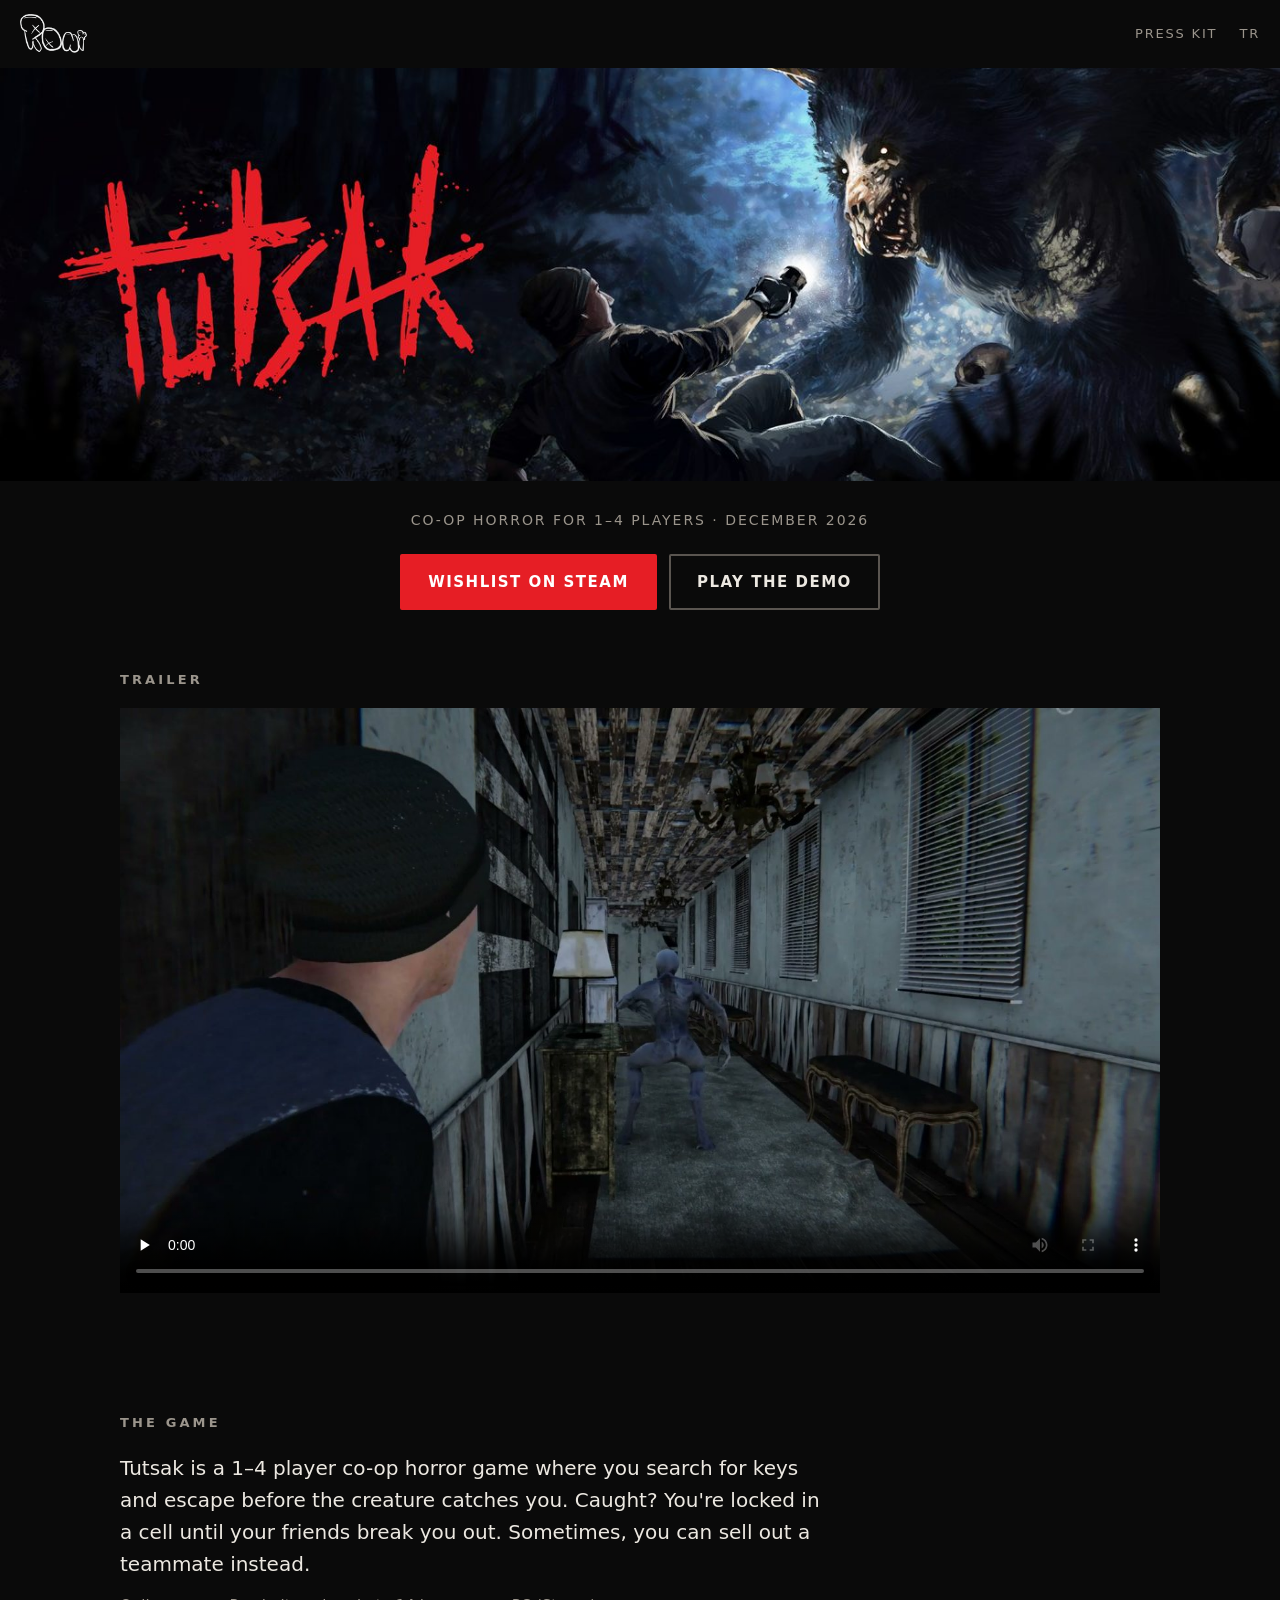
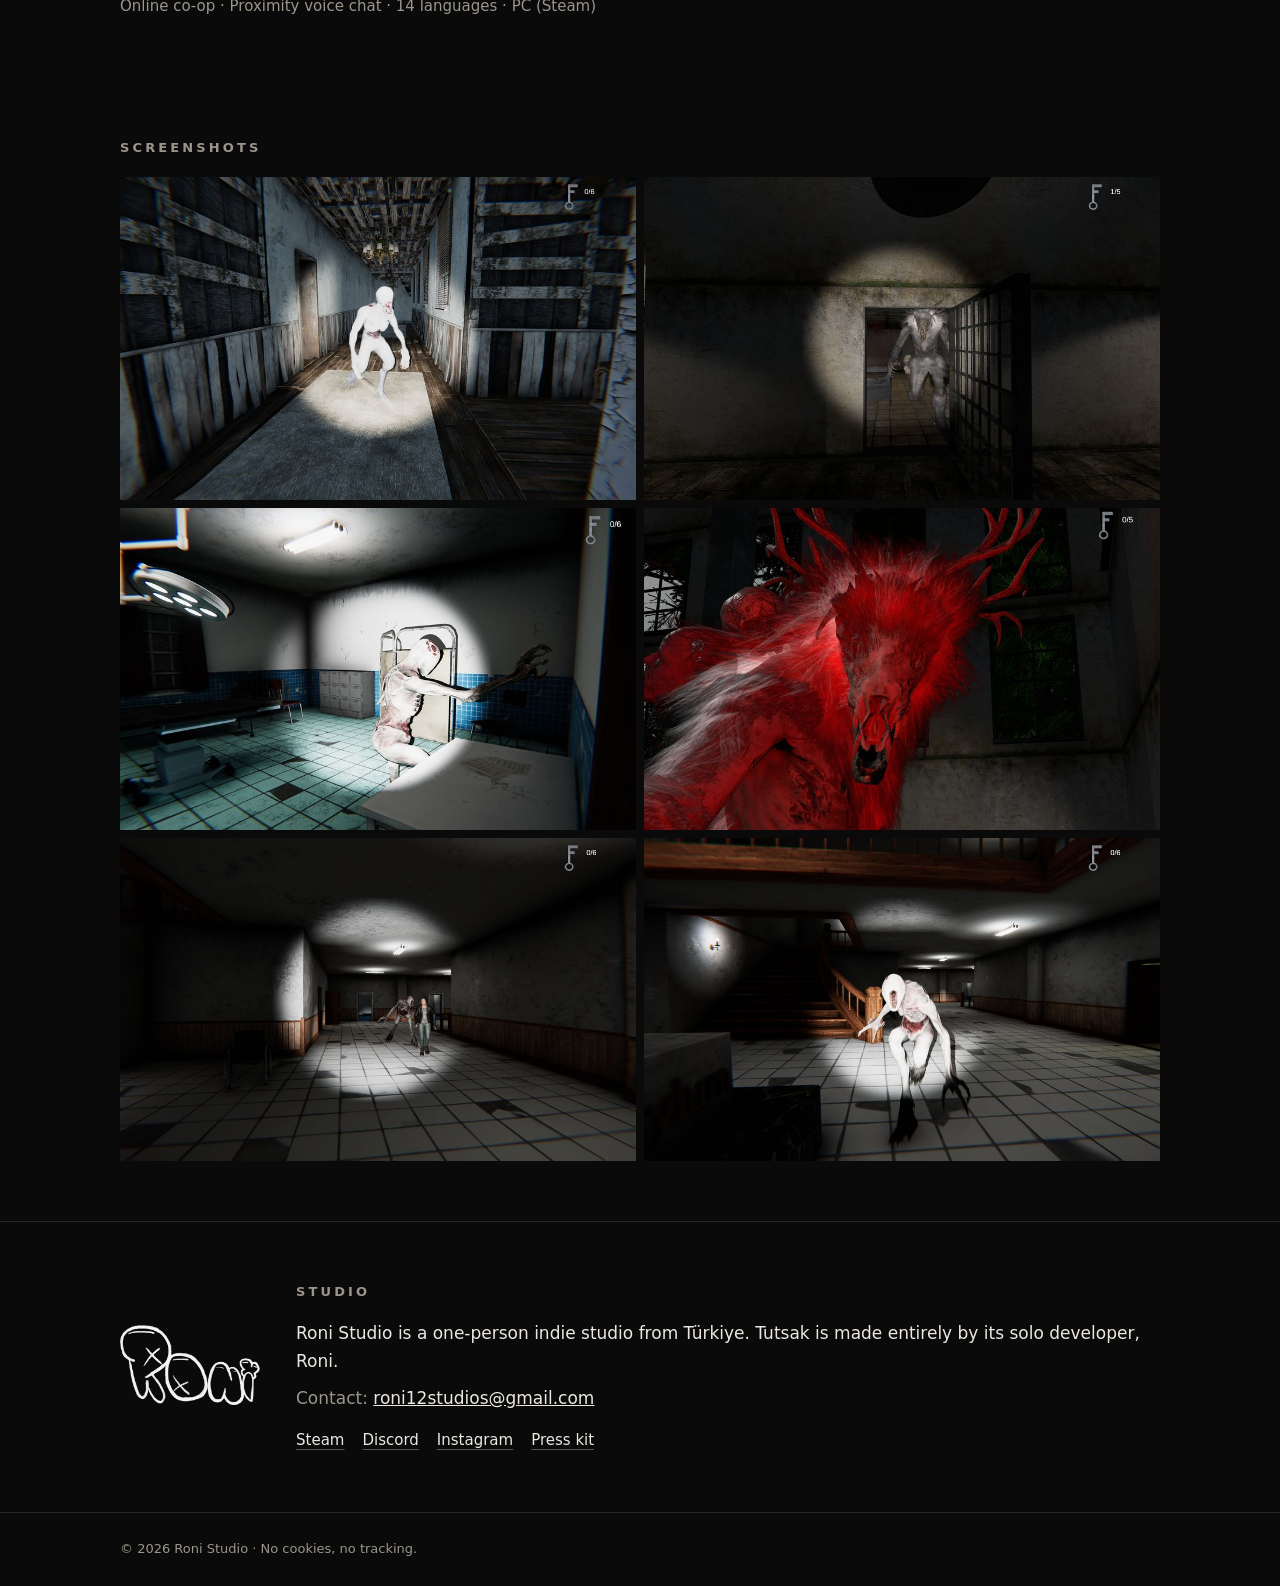
<file: index.html>
<!doctype html>
<html lang="en">
<head>
<meta charset="utf-8">
<meta name="viewport" content="width=device-width, initial-scale=1">
<title>Tutsak · Roni Studio</title>
<meta name="description" content="Tutsak is a 1–4 player co-op horror game where you search for keys and escape before the creature catches you. Caught? You're locked in a cell until your friends break you out.">
<meta property="og:title" content="Tutsak · Roni Studio">
<meta property="og:description" content="A 1–4 player co-op horror game. Free demo out now on Steam.">
<meta property="og:image" content="https://www.ronistudios.com/assets/img/og.jpg">
<meta property="og:url" content="https://www.ronistudios.com/">
<meta property="og:type" content="website">
<meta name="twitter:card" content="summary_large_image">
<link rel="alternate" hreflang="en" href="https://www.ronistudios.com/">
<link rel="alternate" hreflang="tr" href="https://www.ronistudios.com/tr/">
<link rel="icon" href="assets/img/favicon.png" type="image/png">
<link rel="stylesheet" href="assets/style.css">
</head>
<body>

<header class="top">
  <a class="brand" href="./"><img src="assets/img/roni-logo.png" alt="Roni Studio" width="480" height="285"></a>
  <nav>
    <a href="presskit/">Press kit</a>
    <a href="tr/" lang="tr" hreflang="tr">TR</a>
  </nav>
</header>

<main>
  <div class="hero">
    <picture>
      <source media="(max-width: 700px)" srcset="assets/img/keyart-vertical.jpg">
      <img src="assets/img/keyart-wide-1400.jpg" srcset="assets/img/keyart-wide-1400.jpg 1400w, assets/img/keyart-wide-2400.jpg 2400w" sizes="100vw" width="2400" height="775" alt="Tutsak: a player with a flashlight facing a huge antlered creature in a dark forest">
    </picture>
    <div class="intro">
      <p class="tagline">Co-op horror for 1–4 players · December&nbsp;2026</p>
      <div class="buttons">
        <a class="btn" href="https://store.steampowered.com/app/4414800/Tutsak/">Wishlist on Steam</a>
        <a class="btn ghost" href="steam://install/5158960">Play the demo</a>
      </div>
    </div>
  </div>

  <section>
    <div class="wrap">
      <h2 class="label">Trailer</h2>
      <video controls preload="none" playsinline poster="assets/video/poster.jpg" width="1920" height="1080">
        <source src="assets/video/tutsak-trailer.mp4" type="video/mp4">
      </video>
    </div>
  </section>

  <section>
    <div class="wrap">
      <h2 class="label">The game</h2>
      <p class="lead">Tutsak is a 1–4 player co-op horror game where you search for keys and escape before the creature catches you. Caught? You're locked in a cell until your friends break you out. Sometimes, you can sell out a teammate instead.</p>
      <p class="facts">Online co-op · Proximity voice chat · 14 languages · PC (Steam)</p>
    </div>
  </section>

  <section>
    <div class="wrap">
      <h2 class="label">Screenshots</h2>
      <div class="shots">
        <a href="assets/img/shots/01.jpg"><img src="assets/img/shots/01-960.jpg" width="960" height="600" loading="lazy" alt="A pale creature in a flashlit corridor"></a>
        <a href="assets/img/shots/02.jpg"><img src="assets/img/shots/02-960.jpg" width="960" height="600" loading="lazy" alt="A creature at a prison cell door"></a>
        <a href="assets/img/shots/03.jpg"><img src="assets/img/shots/03-960.jpg" width="960" height="540" loading="lazy" alt="A creature in an abandoned hospital room"></a>
        <a href="assets/img/shots/04.jpg"><img src="assets/img/shots/04-960.jpg" width="960" height="615" loading="lazy" alt="Close-up of a red, antlered creature"></a>
        <a href="assets/img/shots/05.jpg"><img src="assets/img/shots/05-960.jpg" width="960" height="600" loading="lazy" alt="A creature and a player in a dark hallway"></a>
        <a href="assets/img/shots/06.jpg"><img src="assets/img/shots/06-960.jpg" width="960" height="600" loading="lazy" alt="A pale creature crawling through a hall"></a>
      </div>
    </div>
  </section>

  <section class="studio">
    <div class="wrap studio-row">
      <img src="assets/img/roni-logo.png" alt="" width="480" height="285">
      <div>
        <h2 class="label">Studio</h2>
        <p>Roni Studio is a one-person indie studio from Türkiye. Tutsak is made entirely by its solo developer, Roni.</p>
        <p class="contact">Contact: <a href="mailto:roni12studios@gmail.com">roni12studios@gmail.com</a></p>
        <p class="links">
          <a href="https://store.steampowered.com/app/4414800/Tutsak/">Steam</a>
          <a href="https://discord.gg/W5TAWXBeDj">Discord</a>
          <a href="https://www.instagram.com/fantoronistudios">Instagram</a>
          <a href="presskit/">Press kit</a>
        </p>
      </div>
    </div>
  </section>
</main>

<footer>
  <div class="wrap">© 2026 Roni Studio · No cookies, no tracking.</div>
</footer>

</body>
</html>
</file>
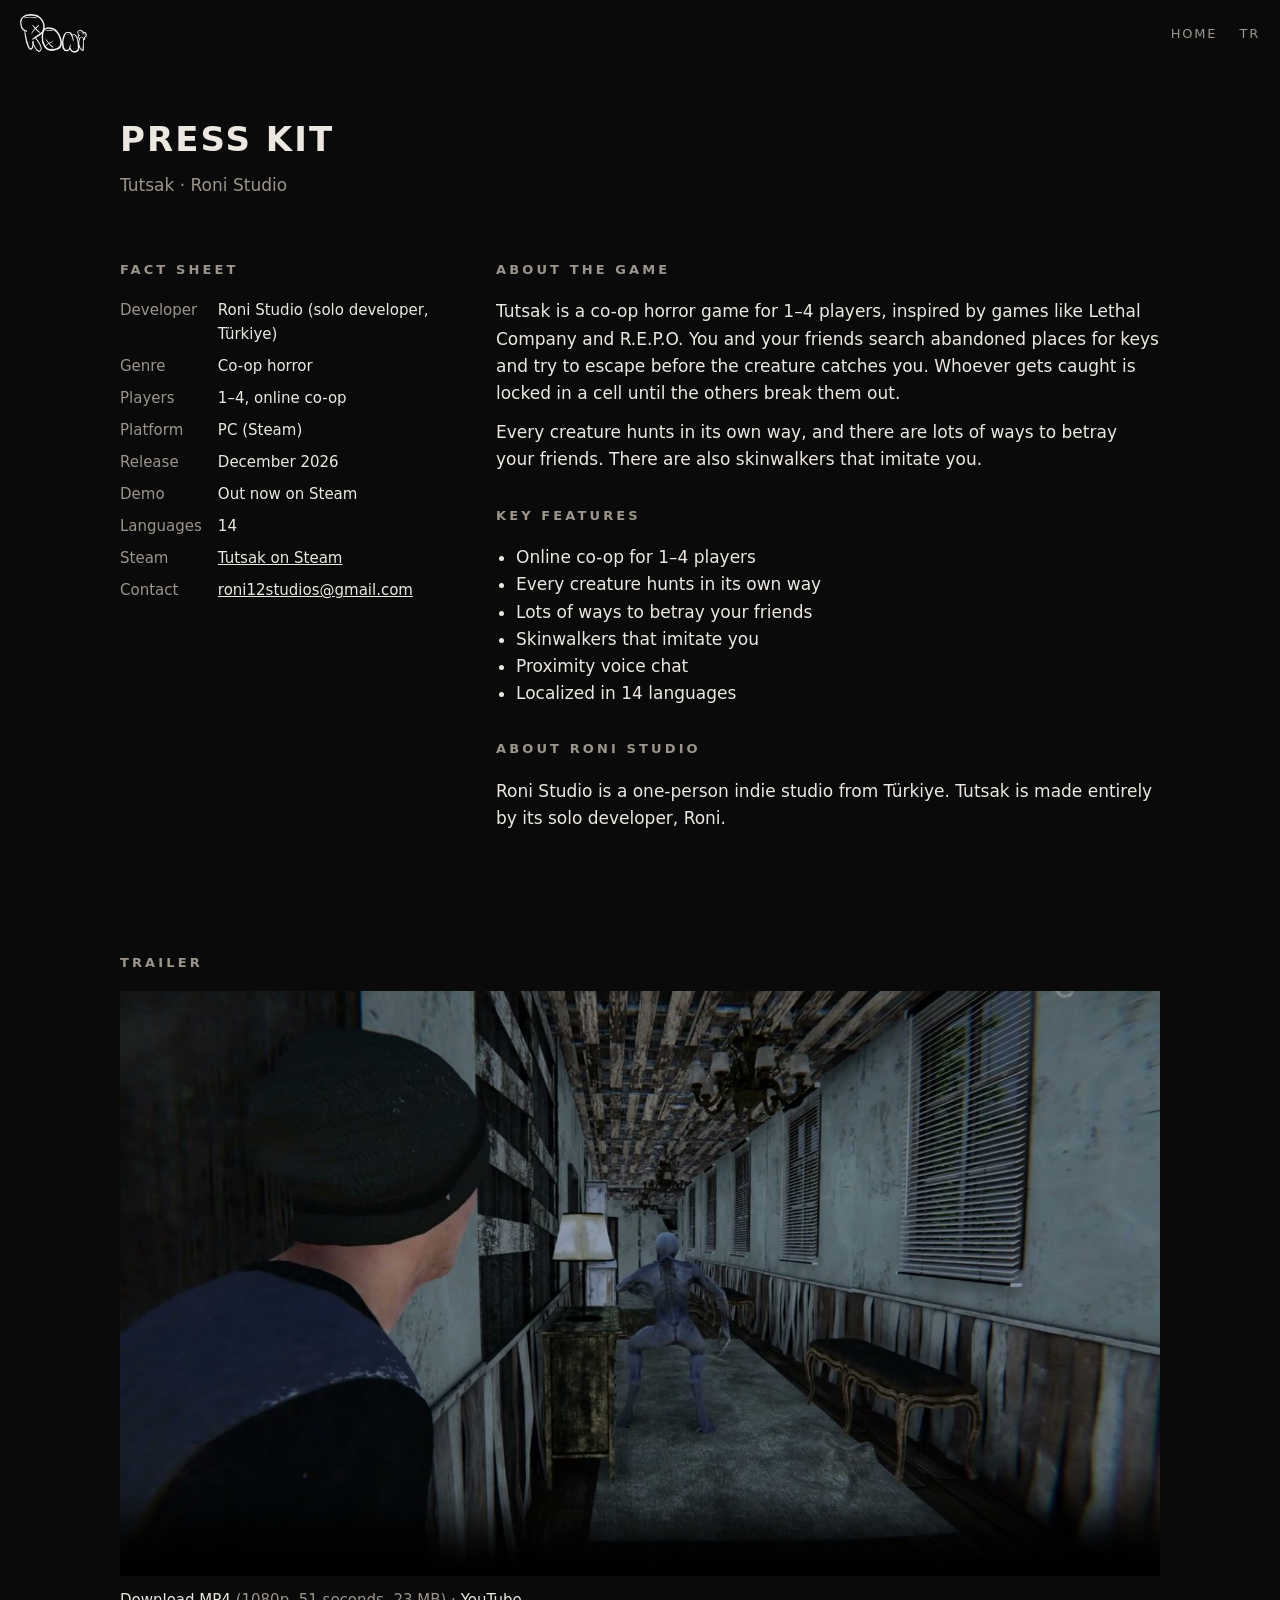
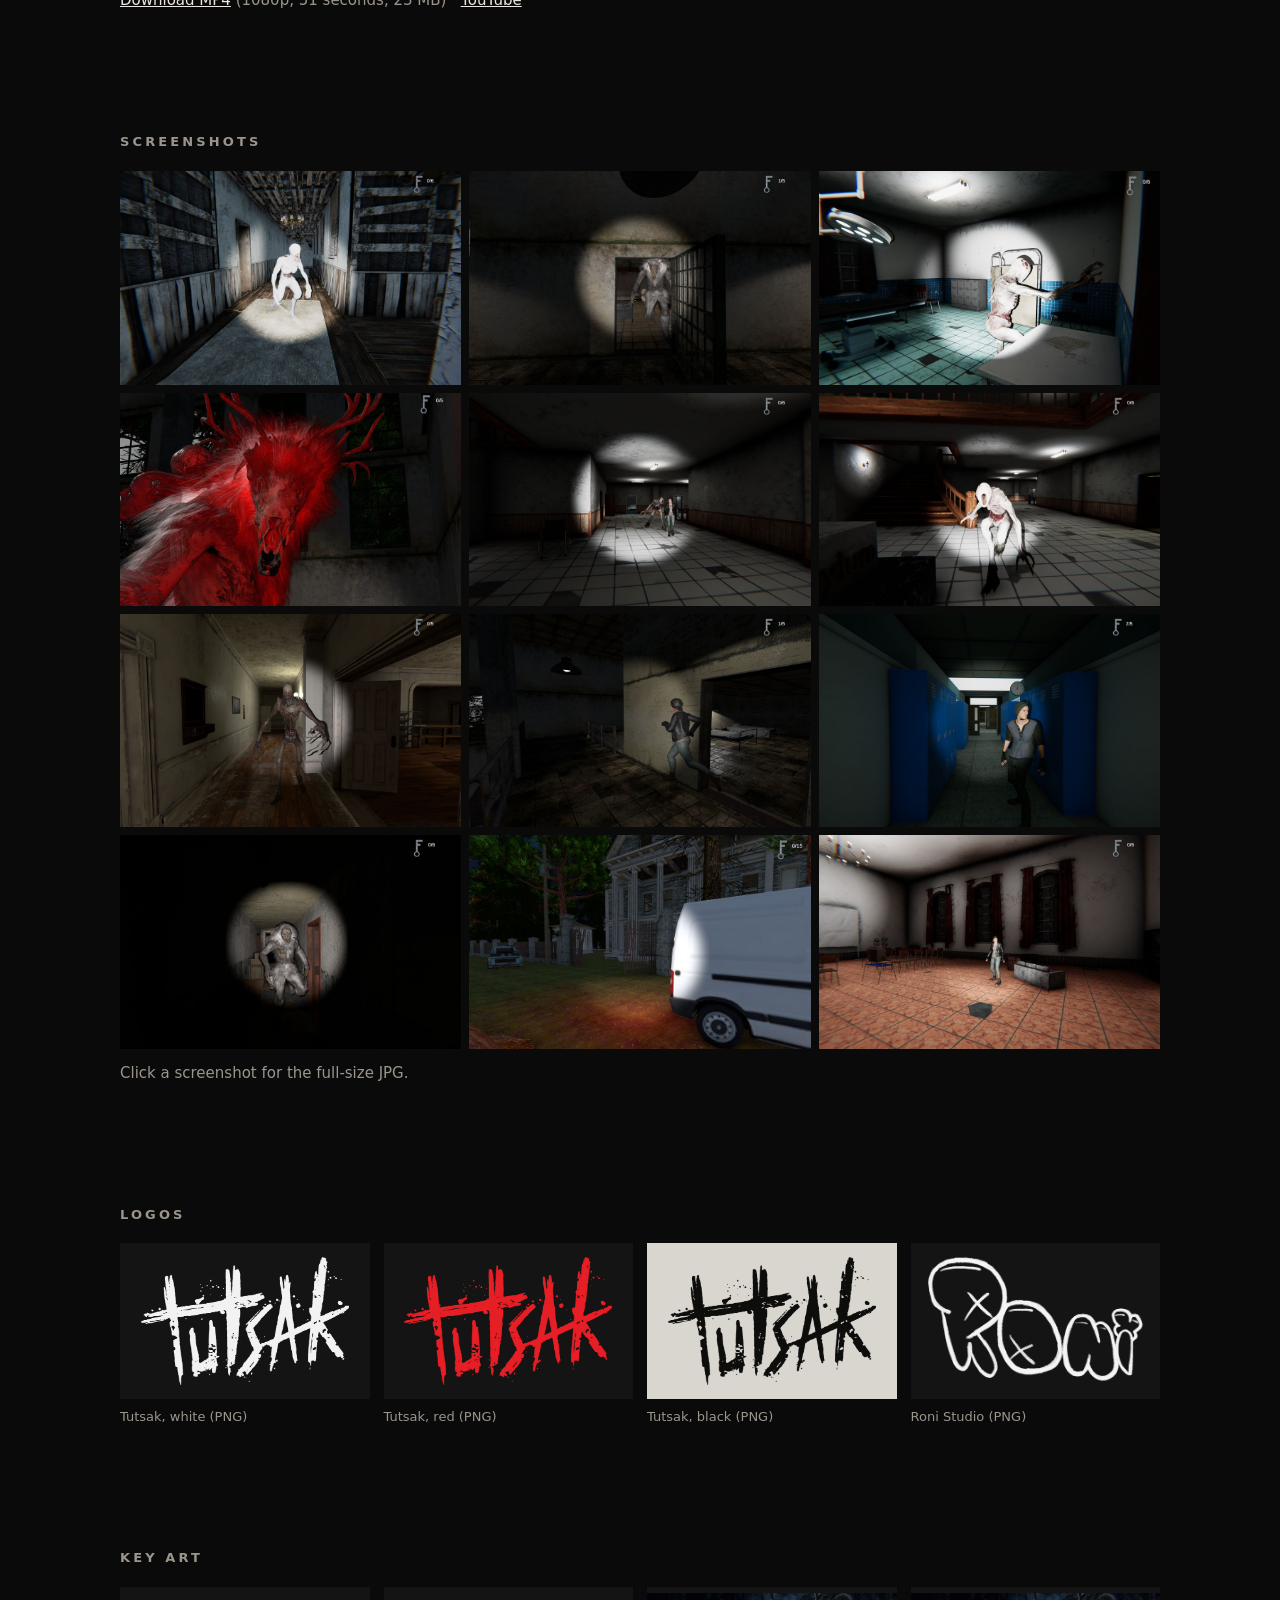
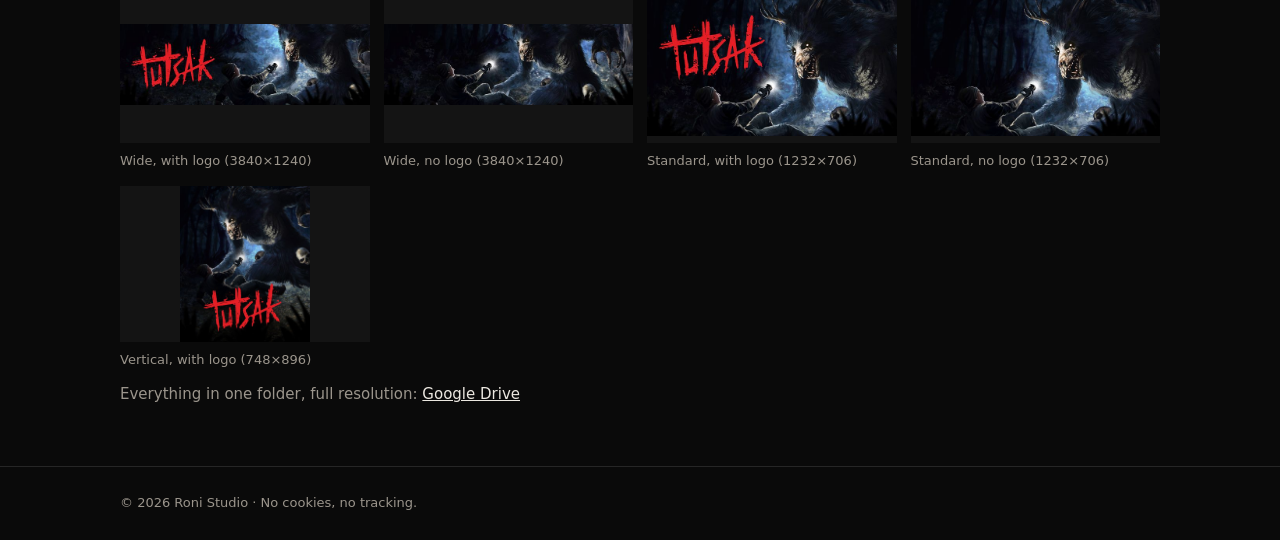
<file: presskit/index.html>
<!doctype html>
<html lang="en">
<head>
<meta charset="utf-8">
<meta name="viewport" content="width=device-width, initial-scale=1">
<title>Press kit · Tutsak · Roni Studio</title>
<meta name="description" content="Press kit for Tutsak, a 1–4 player co-op horror game by Roni Studio: fact sheet, trailer, screenshots, logos and key art.">
<meta property="og:title" content="Tutsak press kit">
<meta property="og:description" content="Fact sheet, trailer, screenshots, logos and key art.">
<meta property="og:image" content="https://www.ronistudios.com/assets/img/og.jpg">
<meta property="og:url" content="https://www.ronistudios.com/presskit/">
<meta property="og:type" content="website">
<meta name="twitter:card" content="summary_large_image">
<link rel="alternate" hreflang="en" href="https://www.ronistudios.com/presskit/">
<link rel="alternate" hreflang="tr" href="https://www.ronistudios.com/tr/presskit/">
<link rel="icon" href="../assets/img/favicon.png" type="image/png">
<link rel="stylesheet" href="../assets/style.css">
</head>
<body>

<header class="top">
  <a class="brand" href="../"><img src="../assets/img/roni-logo.png" alt="Roni Studio" width="480" height="285"></a>
  <nav>
    <a href="../">Home</a>
    <a href="../tr/presskit/" lang="tr" hreflang="tr">TR</a>
  </nav>
</header>

<main>
  <div class="wrap pk-head">
    <h1>Press kit</h1>
    <p>Tutsak · Roni Studio</p>
  </div>

  <section>
    <div class="wrap pk-grid">
      <div>
        <h2 class="label">Fact sheet</h2>
        <dl class="fact-list">
          <dt>Developer</dt><dd>Roni Studio (solo developer, Türkiye)</dd>
          <dt>Genre</dt><dd>Co-op horror</dd>
          <dt>Players</dt><dd>1–4, online co-op</dd>
          <dt>Platform</dt><dd>PC (Steam)</dd>
          <dt>Release</dt><dd>December 2026</dd>
          <dt>Demo</dt><dd>Out now on Steam</dd>
          <dt>Languages</dt><dd>14</dd>
          <dt>Steam</dt><dd><a href="https://store.steampowered.com/app/4414800/Tutsak/">Tutsak on Steam</a></dd>
          <dt>Contact</dt><dd><a href="mailto:roni12studios@gmail.com">roni12studios@gmail.com</a></dd>
        </dl>
      </div>
      <div>
        <h2 class="label">About the game</h2>
        <p>Tutsak is a co-op horror game for 1–4 players, inspired by games like Lethal Company and R.E.P.O. You and your friends search abandoned places for keys and try to escape before the creature catches you. Whoever gets caught is locked in a cell until the others break them out.</p>
        <p>Every creature hunts in its own way, and there are lots of ways to betray your friends. There are also skinwalkers that imitate you.</p>

        <h2 class="label">Key features</h2>
        <ul class="features">
          <li>Online co-op for 1–4 players</li>
          <li>Every creature hunts in its own way</li>
          <li>Lots of ways to betray your friends</li>
          <li>Skinwalkers that imitate you</li>
          <li>Proximity voice chat</li>
          <li>Localized in 14 languages</li>
        </ul>

        <h2 class="label">About Roni Studio</h2>
        <p>Roni Studio is a one-person indie studio from Türkiye. Tutsak is made entirely by its solo developer, Roni.</p>
      </div>
    </div>
  </section>

  <section>
    <div class="wrap">
      <h2 class="label">Trailer</h2>
      <video controls preload="none" playsinline poster="../assets/video/poster.jpg" width="1920" height="1080">
        <source src="../assets/video/tutsak-trailer.mp4" type="video/mp4">
      </video>
      <p class="note"><a href="../assets/video/tutsak-trailer.mp4" download>Download MP4</a> (1080p, 51 seconds, 23 MB) · <a href="https://www.youtube.com/watch?v=vrxOnRbE5tU">YouTube</a></p>
    </div>
  </section>

  <section>
    <div class="wrap">
      <h2 class="label">Screenshots</h2>
      <div class="grid3">
        <a href="../assets/img/shots/01.jpg"><img src="../assets/img/shots/01-960.jpg" width="960" height="600" loading="lazy" alt="A pale creature in a flashlit corridor"></a>
        <a href="../assets/img/shots/02.jpg"><img src="../assets/img/shots/02-960.jpg" width="960" height="600" loading="lazy" alt="A creature at a prison cell door"></a>
        <a href="../assets/img/shots/03.jpg"><img src="../assets/img/shots/03-960.jpg" width="960" height="540" loading="lazy" alt="A creature in an abandoned hospital room"></a>
        <a href="../assets/img/shots/04.jpg"><img src="../assets/img/shots/04-960.jpg" width="960" height="615" loading="lazy" alt="Close-up of a red, antlered creature"></a>
        <a href="../assets/img/shots/05.jpg"><img src="../assets/img/shots/05-960.jpg" width="960" height="600" loading="lazy" alt="A creature and a player in a dark hallway"></a>
        <a href="../assets/img/shots/06.jpg"><img src="../assets/img/shots/06-960.jpg" width="960" height="600" loading="lazy" alt="A pale creature crawling through a hall"></a>
        <a href="../assets/img/shots/07.jpg"><img src="../assets/img/shots/07-960.jpg" width="960" height="600" loading="lazy" alt="A creature lurking in a hallway"></a>
        <a href="../assets/img/shots/08.jpg"><img src="../assets/img/shots/08-960.jpg" width="960" height="600" loading="lazy" alt="A player running through the prison"></a>
        <a href="../assets/img/shots/09.jpg"><img src="../assets/img/shots/09-960.jpg" width="960" height="600" loading="lazy" alt="A player in a corridor lined with lockers"></a>
        <a href="../assets/img/shots/10.jpg"><img src="../assets/img/shots/10-960.jpg" width="960" height="600" loading="lazy" alt="A flashlight reveals a creature in the dark"></a>
        <a href="../assets/img/shots/11.jpg"><img src="../assets/img/shots/11-960.jpg" width="960" height="540" loading="lazy" alt="A van parked outside the mansion"></a>
        <a href="../assets/img/shots/12.jpg"><img src="../assets/img/shots/12-960.jpg" width="960" height="600" loading="lazy" alt="A player in an empty hall"></a>
      </div>
      <p class="note">Click a screenshot for the full-size JPG.</p>
    </div>
  </section>

  <section>
    <div class="wrap">
      <h2 class="label">Logos</h2>
      <div class="tiles">
        <a class="tile" href="../assets/press/tutsak_logo.png" download><span class="box"><img src="../assets/press/prev-tutsak_logo.png" alt="Tutsak logo, white" loading="lazy"></span>Tutsak, white (PNG)</a>
        <a class="tile" href="../assets/press/tutsak_logo_RED.png" download><span class="box"><img src="../assets/press/prev-tutsak_logo_RED.png" alt="Tutsak logo, red" loading="lazy"></span>Tutsak, red (PNG)</a>
        <a class="tile" href="../assets/press/tutsak_logo_black.png" download><span class="box light"><img src="../assets/press/prev-tutsak_logo_black.png" alt="Tutsak logo, black" loading="lazy"></span>Tutsak, black (PNG)</a>
        <a class="tile" href="../assets/press/roni-studio-logo.png" download><span class="box"><img src="../assets/img/roni-logo.png" alt="Roni Studio logo" loading="lazy"></span>Roni Studio (PNG)</a>
      </div>
    </div>
  </section>

  <section>
    <div class="wrap">
      <h2 class="label">Key art</h2>
      <div class="tiles">
        <a class="tile" href="../assets/press/Tutsak_KeyArt_Wide_Logo.jpg" download><span class="box photo"><img src="../assets/press/prev-Tutsak_KeyArt_Wide_Logo.jpg" alt="Wide key art with logo" loading="lazy"></span>Wide, with logo (3840×1240)</a>
        <a class="tile" href="../assets/press/Tutsak_KeyArt_Wide_NoLogo.jpg" download><span class="box photo"><img src="../assets/press/prev-Tutsak_KeyArt_Wide_NoLogo.jpg" alt="Wide key art without logo" loading="lazy"></span>Wide, no logo (3840×1240)</a>
        <a class="tile" href="../assets/press/Tutsak_KeyArt_Logo.jpg" download><span class="box photo"><img src="../assets/press/prev-Tutsak_KeyArt_Logo.jpg" alt="Key art with logo" loading="lazy"></span>Standard, with logo (1232×706)</a>
        <a class="tile" href="../assets/press/Tutsak_KeyArt_NoLogo.jpg" download><span class="box photo"><img src="../assets/press/prev-Tutsak_KeyArt_NoLogo.jpg" alt="Key art without logo" loading="lazy"></span>Standard, no logo (1232×706)</a>
        <a class="tile" href="../assets/press/Tutsak_Vertical_Logo.jpg" download><span class="box photo"><img src="../assets/press/prev-Tutsak_Vertical_Logo.jpg" alt="Vertical key art with logo" loading="lazy"></span>Vertical, with logo (748×896)</a>
      </div>
      <p class="note">Everything in one folder, full resolution: <a href="https://drive.google.com/drive/folders/1HStv3incXQ_rE_kiujTrV8pKfWE-Wva1">Google Drive</a></p>
    </div>
  </section>
</main>

<footer>
  <div class="wrap">© 2026 Roni Studio · No cookies, no tracking.</div>
</footer>

</body>
</html>
</file>
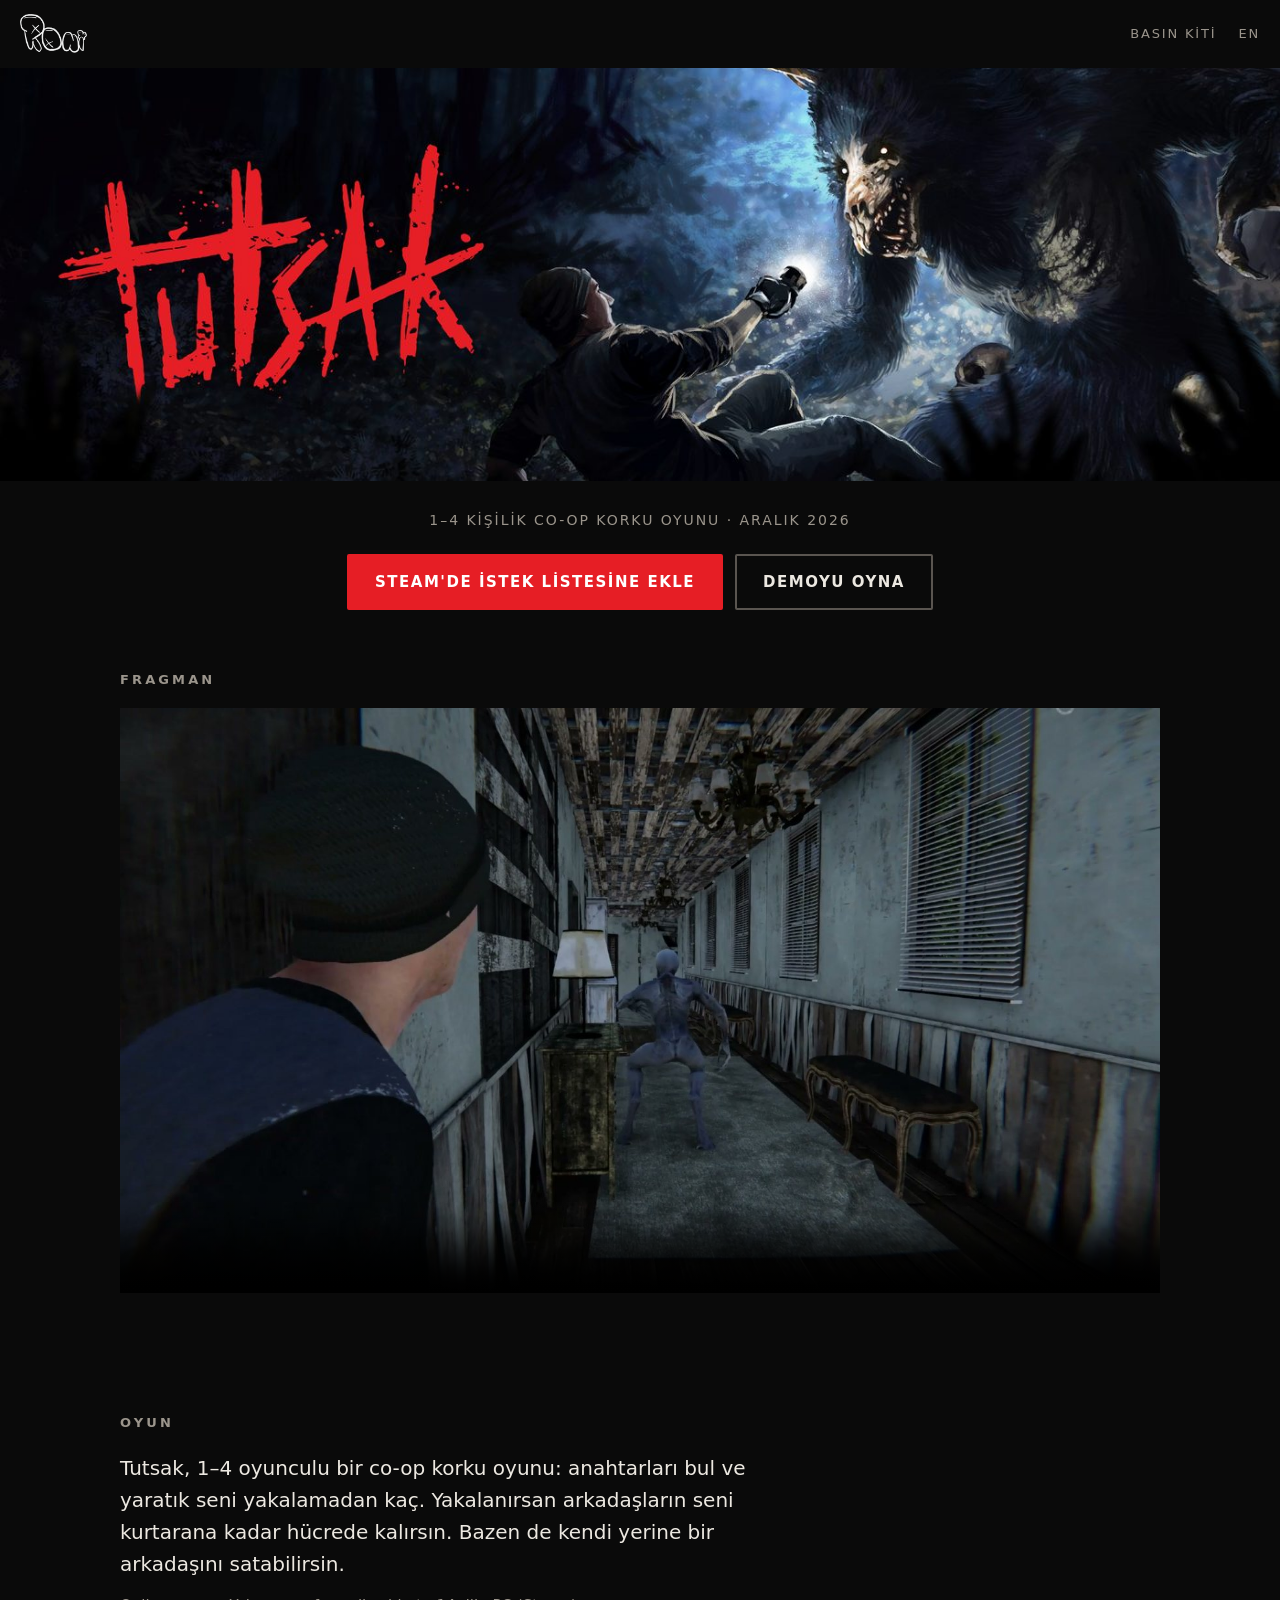
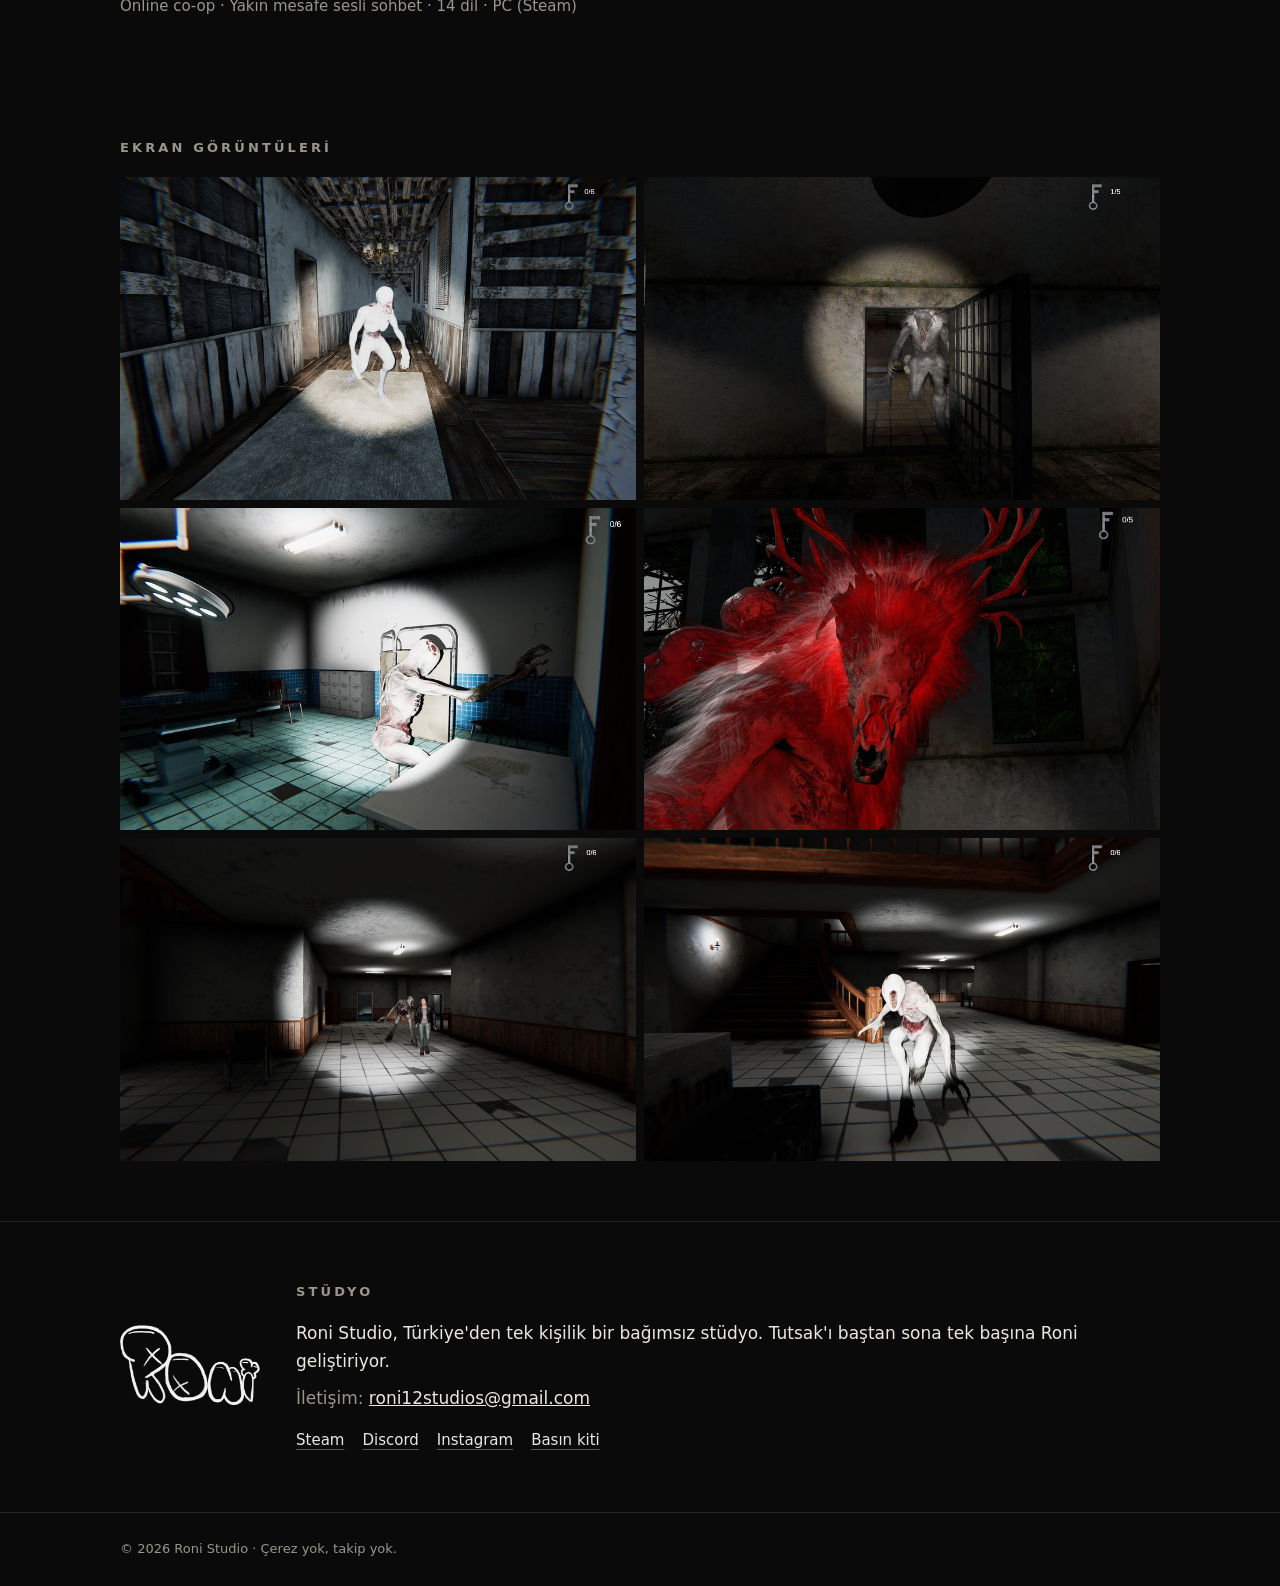
<file: tr/index.html>
<!doctype html>
<html lang="tr">
<head>
<meta charset="utf-8">
<meta name="viewport" content="width=device-width, initial-scale=1">
<title>Tutsak · Roni Studio</title>
<meta name="description" content="Tutsak, 1–4 oyunculu bir co-op korku oyunu: anahtarları bul ve yaratık seni yakalamadan kaç. Yakalanırsan arkadaşların seni kurtarana kadar hücrede kalırsın.">
<meta property="og:title" content="Tutsak · Roni Studio">
<meta property="og:description" content="1–4 kişilik co-op korku oyunu. Ücretsiz demo Steam'de.">
<meta property="og:image" content="https://www.ronistudios.com/assets/img/og.jpg">
<meta property="og:url" content="https://www.ronistudios.com/tr/">
<meta property="og:type" content="website">
<meta name="twitter:card" content="summary_large_image">
<link rel="alternate" hreflang="en" href="https://www.ronistudios.com/">
<link rel="alternate" hreflang="tr" href="https://www.ronistudios.com/tr/">
<link rel="icon" href="../assets/img/favicon.png" type="image/png">
<link rel="stylesheet" href="../assets/style.css">
</head>
<body>

<header class="top">
  <a class="brand" href="./"><img src="../assets/img/roni-logo.png" alt="Roni Studio" width="480" height="285"></a>
  <nav>
    <a href="presskit/">Basın kiti</a>
    <a href="../" lang="en" hreflang="en">EN</a>
  </nav>
</header>

<main>
  <div class="hero">
    <picture>
      <source media="(max-width: 700px)" srcset="../assets/img/keyart-vertical.jpg">
      <img src="../assets/img/keyart-wide-1400.jpg" srcset="../assets/img/keyart-wide-1400.jpg 1400w, ../assets/img/keyart-wide-2400.jpg 2400w" sizes="100vw" width="2400" height="775" alt="Tutsak: karanlık ormanda el feneri tutan bir oyuncu ve dev, boynuzlu bir yaratık">
    </picture>
    <div class="intro">
      <p class="tagline">1–4 kişilik co-op korku oyunu · Aralık&nbsp;2026</p>
      <div class="buttons">
        <a class="btn" href="https://store.steampowered.com/app/4414800/Tutsak/">Steam'de İstek Listesine Ekle</a>
        <a class="btn ghost" href="steam://install/5158960">Demoyu Oyna</a>
      </div>
    </div>
  </div>

  <section>
    <div class="wrap">
      <h2 class="label">Fragman</h2>
      <video controls preload="none" playsinline poster="../assets/video/poster.jpg" width="1920" height="1080">
        <source src="../assets/video/tutsak-trailer.mp4" type="video/mp4">
      </video>
    </div>
  </section>

  <section>
    <div class="wrap">
      <h2 class="label">Oyun</h2>
      <p class="lead">Tutsak, 1–4 oyunculu bir co-op korku oyunu: anahtarları bul ve yaratık seni yakalamadan kaç. Yakalanırsan arkadaşların seni kurtarana kadar hücrede kalırsın. Bazen de kendi yerine bir arkadaşını satabilirsin.</p>
      <p class="facts">Online co-op · Yakın mesafe sesli sohbet · 14 dil · PC (Steam)</p>
    </div>
  </section>

  <section>
    <div class="wrap">
      <h2 class="label">Ekran görüntüleri</h2>
      <div class="shots">
        <a href="../assets/img/shots/01.jpg"><img src="../assets/img/shots/01-960.jpg" width="960" height="600" loading="lazy" alt="El feneri ışığında koridordaki solgun yaratık"></a>
        <a href="../assets/img/shots/02.jpg"><img src="../assets/img/shots/02-960.jpg" width="960" height="600" loading="lazy" alt="Hücre kapısında bir yaratık"></a>
        <a href="../assets/img/shots/03.jpg"><img src="../assets/img/shots/03-960.jpg" width="960" height="540" loading="lazy" alt="Terk edilmiş hastane odasında bir yaratık"></a>
        <a href="../assets/img/shots/04.jpg"><img src="../assets/img/shots/04-960.jpg" width="960" height="615" loading="lazy" alt="Boynuzlu kırmızı yaratığın yakın çekimi"></a>
        <a href="../assets/img/shots/05.jpg"><img src="../assets/img/shots/05-960.jpg" width="960" height="600" loading="lazy" alt="Karanlık koridorda bir yaratık ve bir oyuncu"></a>
        <a href="../assets/img/shots/06.jpg"><img src="../assets/img/shots/06-960.jpg" width="960" height="600" loading="lazy" alt="Salonda sürünen solgun bir yaratık"></a>
      </div>
    </div>
  </section>

  <section class="studio">
    <div class="wrap studio-row">
      <img src="../assets/img/roni-logo.png" alt="" width="480" height="285">
      <div>
        <h2 class="label">Stüdyo</h2>
        <p>Roni Studio, Türkiye'den tek kişilik bir bağımsız stüdyo. Tutsak'ı baştan sona tek başına Roni geliştiriyor.</p>
        <p class="contact">İletişim: <a href="mailto:roni12studios@gmail.com">roni12studios@gmail.com</a></p>
        <p class="links">
          <a href="https://store.steampowered.com/app/4414800/Tutsak/">Steam</a>
          <a href="https://discord.gg/W5TAWXBeDj">Discord</a>
          <a href="https://www.instagram.com/fantoronistudios">Instagram</a>
          <a href="presskit/">Basın kiti</a>
        </p>
      </div>
    </div>
  </section>
</main>

<footer>
  <div class="wrap">© 2026 Roni Studio · Çerez yok, takip yok.</div>
</footer>

</body>
</html>
</file>
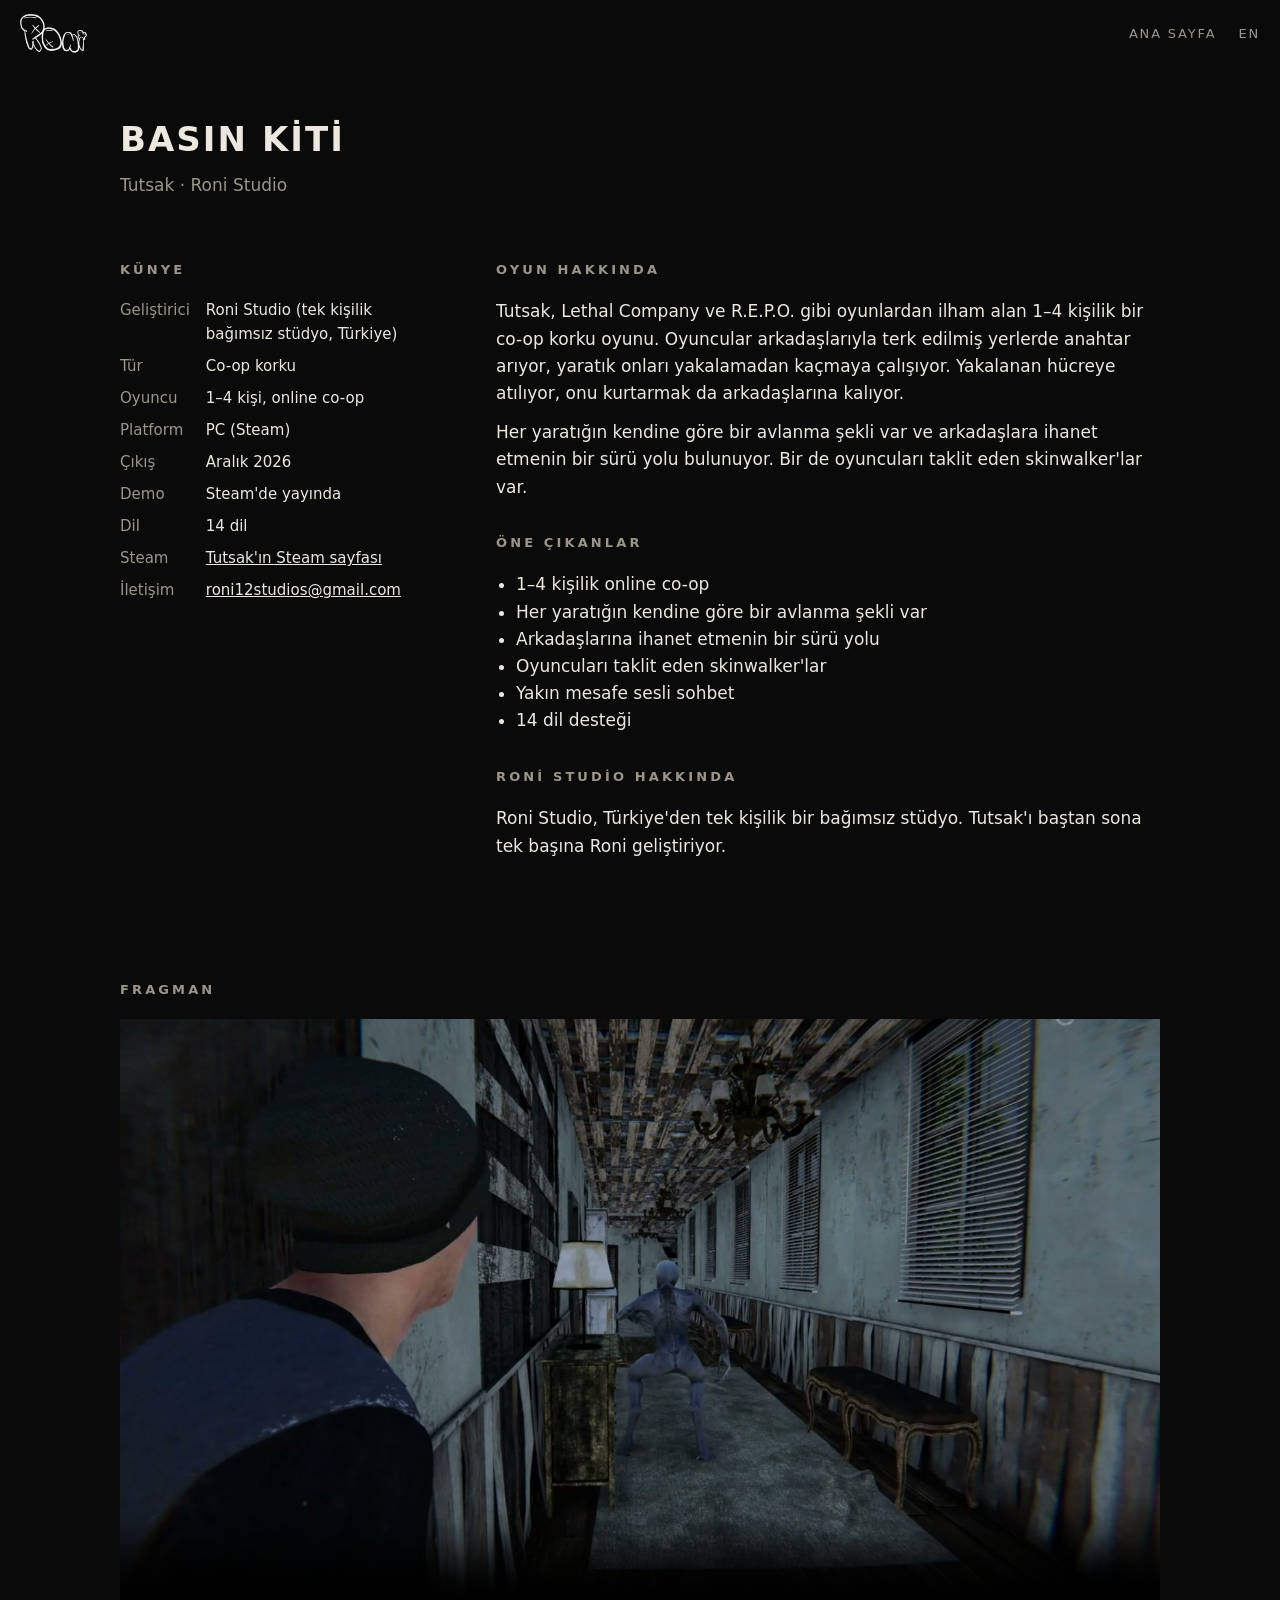
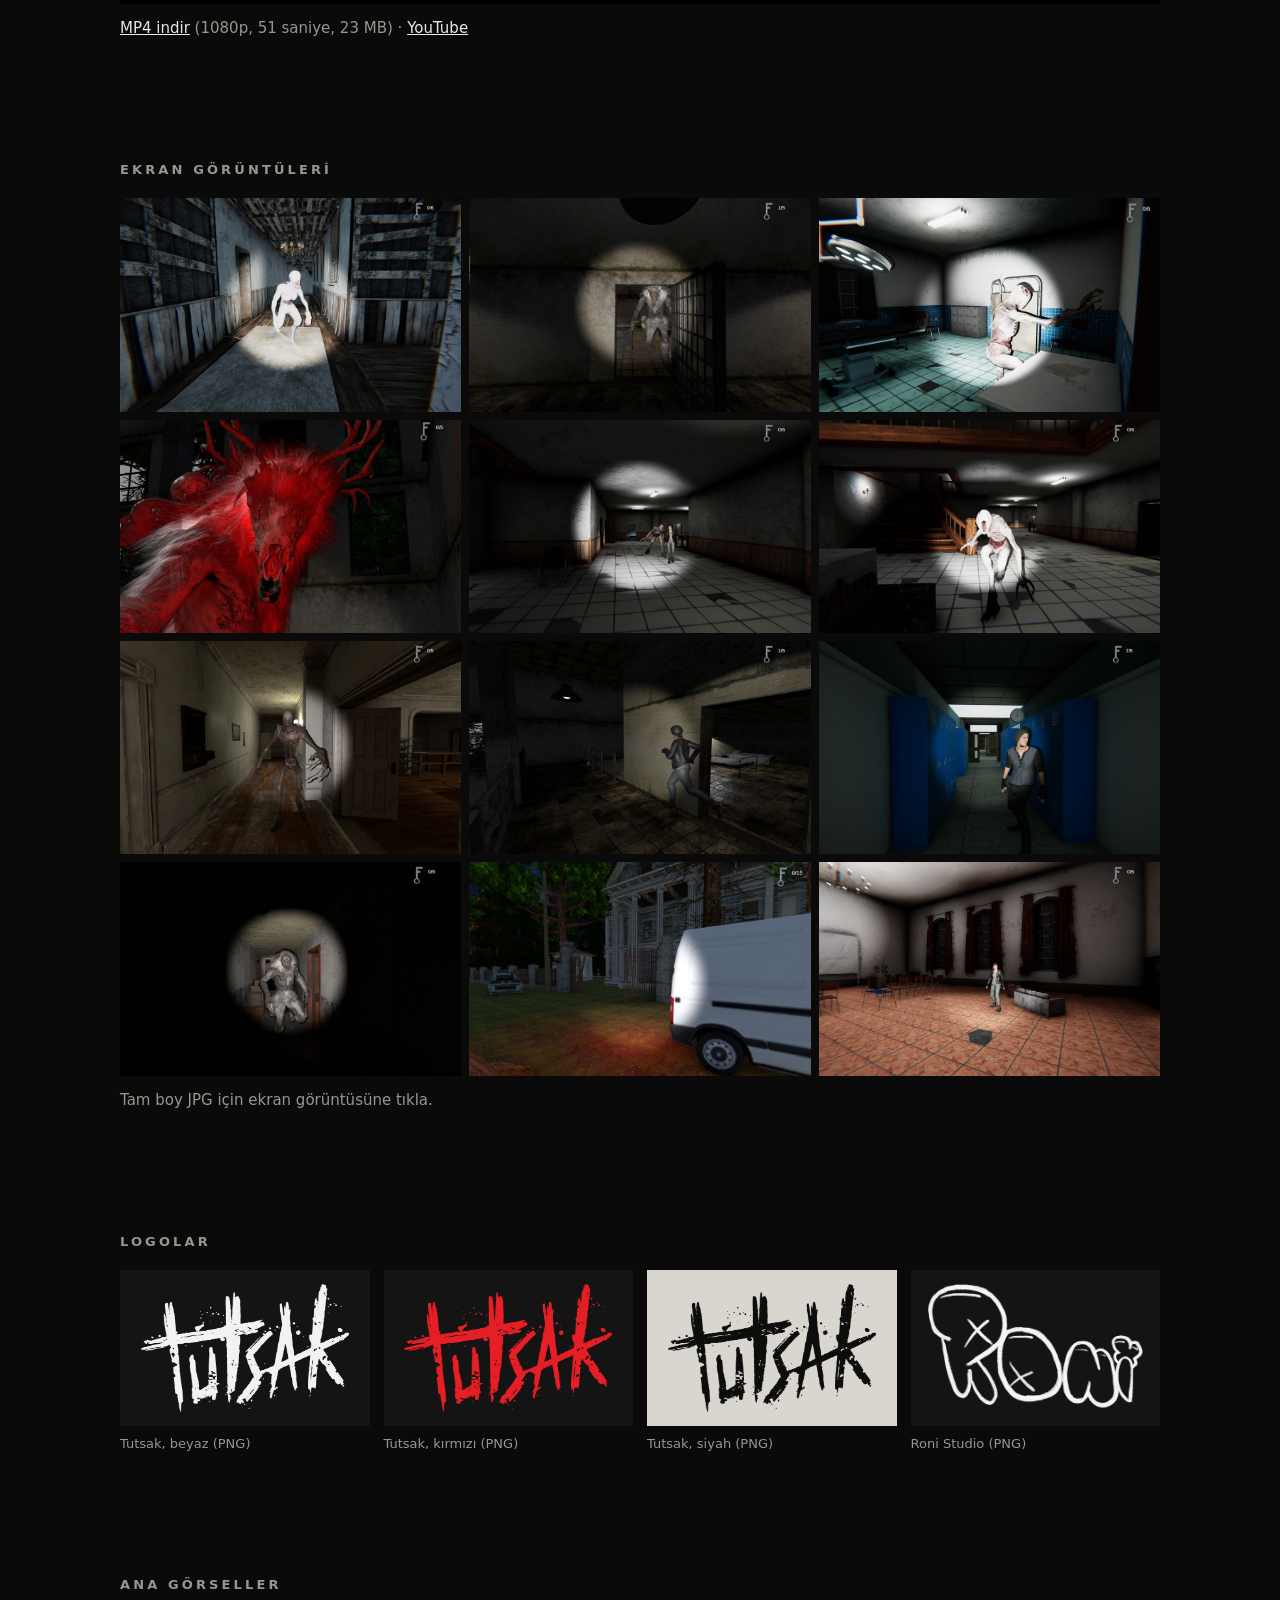
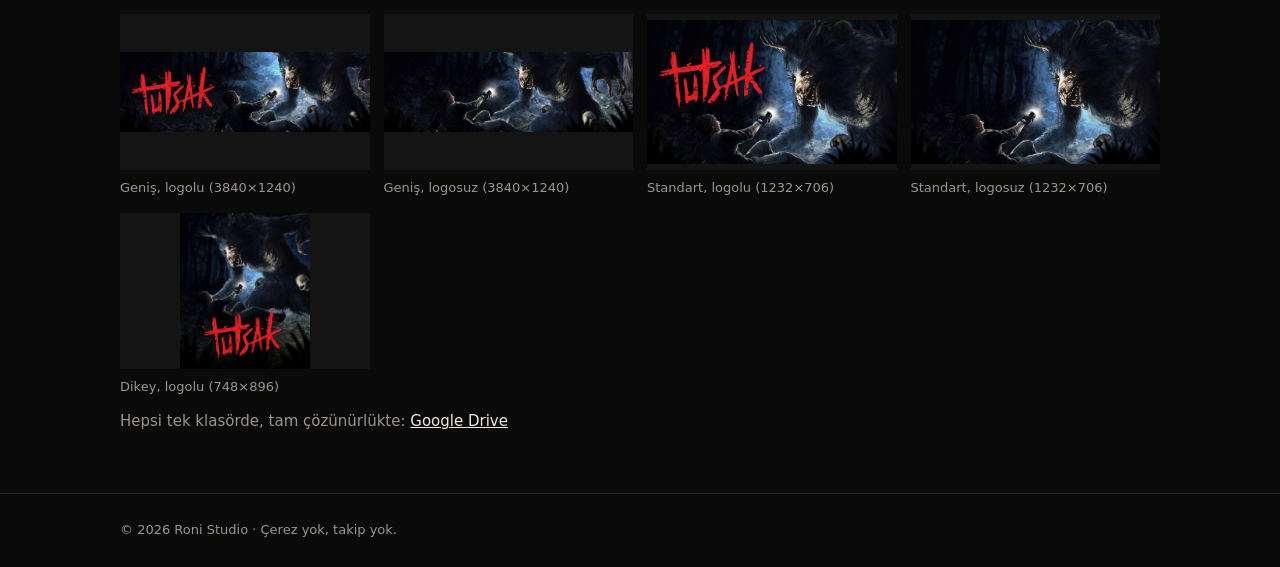
<file: tr/presskit/index.html>
<!doctype html>
<html lang="tr">
<head>
<meta charset="utf-8">
<meta name="viewport" content="width=device-width, initial-scale=1">
<title>Basın kiti · Tutsak · Roni Studio</title>
<meta name="description" content="Roni Studio'nun 1–4 kişilik co-op korku oyunu Tutsak'ın basın kiti: künye, fragman, ekran görüntüleri, logolar ve ana görseller.">
<meta property="og:title" content="Tutsak basın kiti">
<meta property="og:description" content="Künye, fragman, ekran görüntüleri, logolar ve ana görseller.">
<meta property="og:image" content="https://www.ronistudios.com/assets/img/og.jpg">
<meta property="og:url" content="https://www.ronistudios.com/tr/presskit/">
<meta property="og:type" content="website">
<meta name="twitter:card" content="summary_large_image">
<link rel="alternate" hreflang="en" href="https://www.ronistudios.com/presskit/">
<link rel="alternate" hreflang="tr" href="https://www.ronistudios.com/tr/presskit/">
<link rel="icon" href="../../assets/img/favicon.png" type="image/png">
<link rel="stylesheet" href="../../assets/style.css">
</head>
<body>

<header class="top">
  <a class="brand" href="../"><img src="../../assets/img/roni-logo.png" alt="Roni Studio" width="480" height="285"></a>
  <nav>
    <a href="../">Ana sayfa</a>
    <a href="../../presskit/" lang="en" hreflang="en">EN</a>
  </nav>
</header>

<main>
  <div class="wrap pk-head">
    <h1>Basın kiti</h1>
    <p>Tutsak · Roni Studio</p>
  </div>

  <section>
    <div class="wrap pk-grid">
      <div>
        <h2 class="label">Künye</h2>
        <dl class="fact-list">
          <dt>Geliştirici</dt><dd>Roni Studio (tek kişilik bağımsız stüdyo, Türkiye)</dd>
          <dt>Tür</dt><dd>Co-op korku</dd>
          <dt>Oyuncu</dt><dd>1–4 kişi, online co-op</dd>
          <dt>Platform</dt><dd>PC (Steam)</dd>
          <dt>Çıkış</dt><dd>Aralık 2026</dd>
          <dt>Demo</dt><dd>Steam'de yayında</dd>
          <dt>Dil</dt><dd>14 dil</dd>
          <dt>Steam</dt><dd><a href="https://store.steampowered.com/app/4414800/Tutsak/">Tutsak'ın Steam sayfası</a></dd>
          <dt>İletişim</dt><dd><a href="mailto:roni12studios@gmail.com">roni12studios@gmail.com</a></dd>
        </dl>
      </div>
      <div>
        <h2 class="label">Oyun hakkında</h2>
        <p>Tutsak, Lethal Company ve R.E.P.O. gibi oyunlardan ilham alan 1–4 kişilik bir co-op korku oyunu. Oyuncular arkadaşlarıyla terk edilmiş yerlerde anahtar arıyor, yaratık onları yakalamadan kaçmaya çalışıyor. Yakalanan hücreye atılıyor, onu kurtarmak da arkadaşlarına kalıyor.</p>
        <p>Her yaratığın kendine göre bir avlanma şekli var ve arkadaşlara ihanet etmenin bir sürü yolu bulunuyor. Bir de oyuncuları taklit eden skinwalker'lar var.</p>

        <h2 class="label">Öne çıkanlar</h2>
        <ul class="features">
          <li>1–4 kişilik online co-op</li>
          <li>Her yaratığın kendine göre bir avlanma şekli var</li>
          <li>Arkadaşlarına ihanet etmenin bir sürü yolu</li>
          <li>Oyuncuları taklit eden skinwalker'lar</li>
          <li>Yakın mesafe sesli sohbet</li>
          <li>14 dil desteği</li>
        </ul>

        <h2 class="label">Roni Studio hakkında</h2>
        <p>Roni Studio, Türkiye'den tek kişilik bir bağımsız stüdyo. Tutsak'ı baştan sona tek başına Roni geliştiriyor.</p>
      </div>
    </div>
  </section>

  <section>
    <div class="wrap">
      <h2 class="label">Fragman</h2>
      <video controls preload="none" playsinline poster="../../assets/video/poster.jpg" width="1920" height="1080">
        <source src="../../assets/video/tutsak-trailer.mp4" type="video/mp4">
      </video>
      <p class="note"><a href="../../assets/video/tutsak-trailer.mp4" download>MP4 indir</a> (1080p, 51 saniye, 23 MB) · <a href="https://www.youtube.com/watch?v=vrxOnRbE5tU">YouTube</a></p>
    </div>
  </section>

  <section>
    <div class="wrap">
      <h2 class="label">Ekran görüntüleri</h2>
      <div class="grid3">
        <a href="../../assets/img/shots/01.jpg"><img src="../../assets/img/shots/01-960.jpg" width="960" height="600" loading="lazy" alt="El feneri ışığında koridordaki solgun yaratık"></a>
        <a href="../../assets/img/shots/02.jpg"><img src="../../assets/img/shots/02-960.jpg" width="960" height="600" loading="lazy" alt="Hücre kapısında bir yaratık"></a>
        <a href="../../assets/img/shots/03.jpg"><img src="../../assets/img/shots/03-960.jpg" width="960" height="540" loading="lazy" alt="Terk edilmiş hastane odasında bir yaratık"></a>
        <a href="../../assets/img/shots/04.jpg"><img src="../../assets/img/shots/04-960.jpg" width="960" height="615" loading="lazy" alt="Boynuzlu kırmızı yaratığın yakın çekimi"></a>
        <a href="../../assets/img/shots/05.jpg"><img src="../../assets/img/shots/05-960.jpg" width="960" height="600" loading="lazy" alt="Karanlık koridorda bir yaratık ve bir oyuncu"></a>
        <a href="../../assets/img/shots/06.jpg"><img src="../../assets/img/shots/06-960.jpg" width="960" height="600" loading="lazy" alt="Salonda sürünen solgun bir yaratık"></a>
        <a href="../../assets/img/shots/07.jpg"><img src="../../assets/img/shots/07-960.jpg" width="960" height="600" loading="lazy" alt="Koridorda pusuya yatmış bir yaratık"></a>
        <a href="../../assets/img/shots/08.jpg"><img src="../../assets/img/shots/08-960.jpg" width="960" height="600" loading="lazy" alt="Hapishanede koşan bir oyuncu"></a>
        <a href="../../assets/img/shots/09.jpg"><img src="../../assets/img/shots/09-960.jpg" width="960" height="600" loading="lazy" alt="Dolaplı bir koridorda oyuncu"></a>
        <a href="../../assets/img/shots/10.jpg"><img src="../../assets/img/shots/10-960.jpg" width="960" height="600" loading="lazy" alt="El feneri karanlıkta bir yaratığı gösteriyor"></a>
        <a href="../../assets/img/shots/11.jpg"><img src="../../assets/img/shots/11-960.jpg" width="960" height="540" loading="lazy" alt="Konağın önünde park etmiş bir minibüs"></a>
        <a href="../../assets/img/shots/12.jpg"><img src="../../assets/img/shots/12-960.jpg" width="960" height="600" loading="lazy" alt="Boş bir salonda oyuncu"></a>
      </div>
      <p class="note">Tam boy JPG için ekran görüntüsüne tıkla.</p>
    </div>
  </section>

  <section>
    <div class="wrap">
      <h2 class="label">Logolar</h2>
      <div class="tiles">
        <a class="tile" href="../../assets/press/tutsak_logo.png" download><span class="box"><img src="../../assets/press/prev-tutsak_logo.png" alt="Tutsak logosu, beyaz" loading="lazy"></span>Tutsak, beyaz (PNG)</a>
        <a class="tile" href="../../assets/press/tutsak_logo_RED.png" download><span class="box"><img src="../../assets/press/prev-tutsak_logo_RED.png" alt="Tutsak logosu, kırmızı" loading="lazy"></span>Tutsak, kırmızı (PNG)</a>
        <a class="tile" href="../../assets/press/tutsak_logo_black.png" download><span class="box light"><img src="../../assets/press/prev-tutsak_logo_black.png" alt="Tutsak logosu, siyah" loading="lazy"></span>Tutsak, siyah (PNG)</a>
        <a class="tile" href="../../assets/press/roni-studio-logo.png" download><span class="box"><img src="../../assets/img/roni-logo.png" alt="Roni Studio logosu" loading="lazy"></span>Roni Studio (PNG)</a>
      </div>
    </div>
  </section>

  <section>
    <div class="wrap">
      <h2 class="label">Ana görseller</h2>
      <div class="tiles">
        <a class="tile" href="../../assets/press/Tutsak_KeyArt_Wide_Logo.jpg" download><span class="box photo"><img src="../../assets/press/prev-Tutsak_KeyArt_Wide_Logo.jpg" alt="Logolu geniş ana görsel" loading="lazy"></span>Geniş, logolu (3840×1240)</a>
        <a class="tile" href="../../assets/press/Tutsak_KeyArt_Wide_NoLogo.jpg" download><span class="box photo"><img src="../../assets/press/prev-Tutsak_KeyArt_Wide_NoLogo.jpg" alt="Logosuz geniş ana görsel" loading="lazy"></span>Geniş, logosuz (3840×1240)</a>
        <a class="tile" href="../../assets/press/Tutsak_KeyArt_Logo.jpg" download><span class="box photo"><img src="../../assets/press/prev-Tutsak_KeyArt_Logo.jpg" alt="Logolu ana görsel" loading="lazy"></span>Standart, logolu (1232×706)</a>
        <a class="tile" href="../../assets/press/Tutsak_KeyArt_NoLogo.jpg" download><span class="box photo"><img src="../../assets/press/prev-Tutsak_KeyArt_NoLogo.jpg" alt="Logosuz ana görsel" loading="lazy"></span>Standart, logosuz (1232×706)</a>
        <a class="tile" href="../../assets/press/Tutsak_Vertical_Logo.jpg" download><span class="box photo"><img src="../../assets/press/prev-Tutsak_Vertical_Logo.jpg" alt="Logolu dikey ana görsel" loading="lazy"></span>Dikey, logolu (748×896)</a>
      </div>
      <p class="note">Hepsi tek klasörde, tam çözünürlükte: <a href="https://drive.google.com/drive/folders/1HStv3incXQ_rE_kiujTrV8pKfWE-Wva1">Google Drive</a></p>
    </div>
  </section>
</main>

<footer>
  <div class="wrap">© 2026 Roni Studio · Çerez yok, takip yok.</div>
</footer>

</body>
</html>
</file>
<file: assets/style.css>
/* Roni Studio — sade, karanlık, oyunun kendi renkleri. Dış kaynak yok. */
:root {
  --bg: #0a0a0a;
  --panel: #141414;
  --text: #ece8e1;
  --muted: #9b958c;
  --line: #262626;
  --red: #e61e25;
  --red-dark: #b8151b;
}

*, *::before, *::after { box-sizing: border-box; margin: 0; padding: 0; }

html, body { background: var(--bg); color: var(--text); }

body {
  font-family: system-ui, -apple-system, "Segoe UI", Roboto, "Helvetica Neue", Arial, sans-serif;
  font-size: 17px;
  line-height: 1.6;
  -webkit-font-smoothing: antialiased;
}

a { color: inherit; }
img, video { display: block; max-width: 100%; height: auto; }

.wrap { max-width: 1080px; margin: 0 auto; padding: 0 20px; }

/* Üst şerit */
.top {
  display: flex;
  align-items: center;
  justify-content: space-between;
  max-width: 1400px;
  margin: 0 auto;
  padding: 14px 20px;
}
.top .brand img { height: 40px; width: auto; }
.top nav { display: flex; gap: 22px; font-size: 13px; letter-spacing: .14em; text-transform: uppercase; }
.top nav a { color: var(--muted); text-decoration: none; }
.top nav a:hover { color: var(--text); }

/* Ana görsel */
.hero img { width: 100%; }
.intro { text-align: center; padding: 28px 20px 0; }
.tagline { color: var(--muted); font-size: 14px; letter-spacing: .14em; text-transform: uppercase; }
.buttons { display: flex; flex-wrap: wrap; justify-content: center; gap: 12px; margin-top: 22px; }

.btn {
  display: inline-block;
  padding: 14px 26px;
  border: 2px solid var(--red);
  border-radius: 2px;
  background: var(--red);
  color: #fff;
  font-size: 15px;
  font-weight: 600;
  letter-spacing: .1em;
  text-transform: uppercase;
  text-decoration: none;
}
.btn:hover { background: var(--red-dark); border-color: var(--red-dark); }
.btn.ghost { background: transparent; border-color: #5a5550; color: var(--text); }
.btn.ghost:hover { border-color: var(--text); }

/* Bölümler */
section { padding: 60px 0; }
.label {
  margin-bottom: 18px;
  color: var(--muted);
  font-size: 13px;
  font-weight: 600;
  letter-spacing: .24em;
  text-transform: uppercase;
}
.lead { max-width: 700px; font-size: 20px; }
.facts { margin-top: 14px; color: var(--muted); font-size: 15px; }

video { width: 100%; aspect-ratio: 16 / 9; background: #000; }

.shots { display: grid; grid-template-columns: repeat(2, 1fr); gap: 8px; }
.shots a { display: block; }
.shots img { width: 100%; aspect-ratio: 16 / 10; object-fit: cover; }

/* Stüdyo */
.studio { border-top: 1px solid var(--line); }
.studio-row { display: flex; align-items: center; gap: 36px; }
.studio-row > img { flex: none; width: 140px; }
.contact { margin-top: 10px; color: var(--muted); }
.contact a { color: var(--text); }
.links { display: flex; flex-wrap: wrap; gap: 18px; margin-top: 16px; font-size: 15px; }
.links a { text-decoration: underline; text-decoration-color: #555; text-underline-offset: 4px; }
.links a:hover { text-decoration-color: var(--red); }

footer { border-top: 1px solid var(--line); padding: 26px 0; color: var(--muted); font-size: 13px; }

/* Basın kiti */
.pk-head { padding-top: 44px; }
.pk-head h1 { font-size: 34px; letter-spacing: .06em; text-transform: uppercase; }
.pk-head p { margin-top: 6px; color: var(--muted); }
.pk-grid { display: grid; grid-template-columns: 320px 1fr; gap: 56px; }
.pk-grid p + p { margin-top: 12px; }
.fact-list { display: grid; grid-template-columns: auto 1fr; gap: 8px 16px; font-size: 15px; }
.fact-list dt { color: var(--muted); }
.fact-list a { overflow-wrap: anywhere; }
.features { margin-top: 4px; padding-left: 20px; }
.pk-grid .label { margin-top: 32px; }
.pk-grid .label:first-child { margin-top: 0; }
.note { margin-top: 12px; color: var(--muted); font-size: 15px; }
.note a { color: var(--text); }

.grid3 { display: grid; grid-template-columns: repeat(3, 1fr); gap: 8px; }
.grid3 img { width: 100%; aspect-ratio: 16 / 10; object-fit: cover; }

.tiles { display: grid; grid-template-columns: repeat(4, 1fr); gap: 14px; }
.tile { display: flex; flex-direction: column; gap: 8px; color: var(--muted); font-size: 13px; text-decoration: none; }
.tile:hover { color: var(--text); }
.tile .box { position: relative; display: block; aspect-ratio: 16 / 10; background: var(--panel); }
.tile .box.light { background: #d9d6d0; }
.tile .box img { position: absolute; inset: 14px; width: calc(100% - 28px); height: calc(100% - 28px); object-fit: contain; }
.tile .box.photo img { inset: 0; width: 100%; height: 100%; }

@media (max-width: 800px) {
  .pk-grid { grid-template-columns: 1fr; gap: 40px; }
  .grid3 { grid-template-columns: repeat(2, 1fr); }
  .tiles { grid-template-columns: repeat(2, 1fr); }
}

@media (max-width: 640px) {
  section { padding: 52px 0; }
  .shots { grid-template-columns: 1fr; }
  .studio-row { flex-direction: column; align-items: flex-start; gap: 20px; }
  .studio-row > img { width: 110px; }
  .lead { font-size: 18px; }
}

@media (max-width: 480px) {
  .top .brand img { height: 32px; }
  .btn { width: 100%; text-align: center; }
}
</file>
